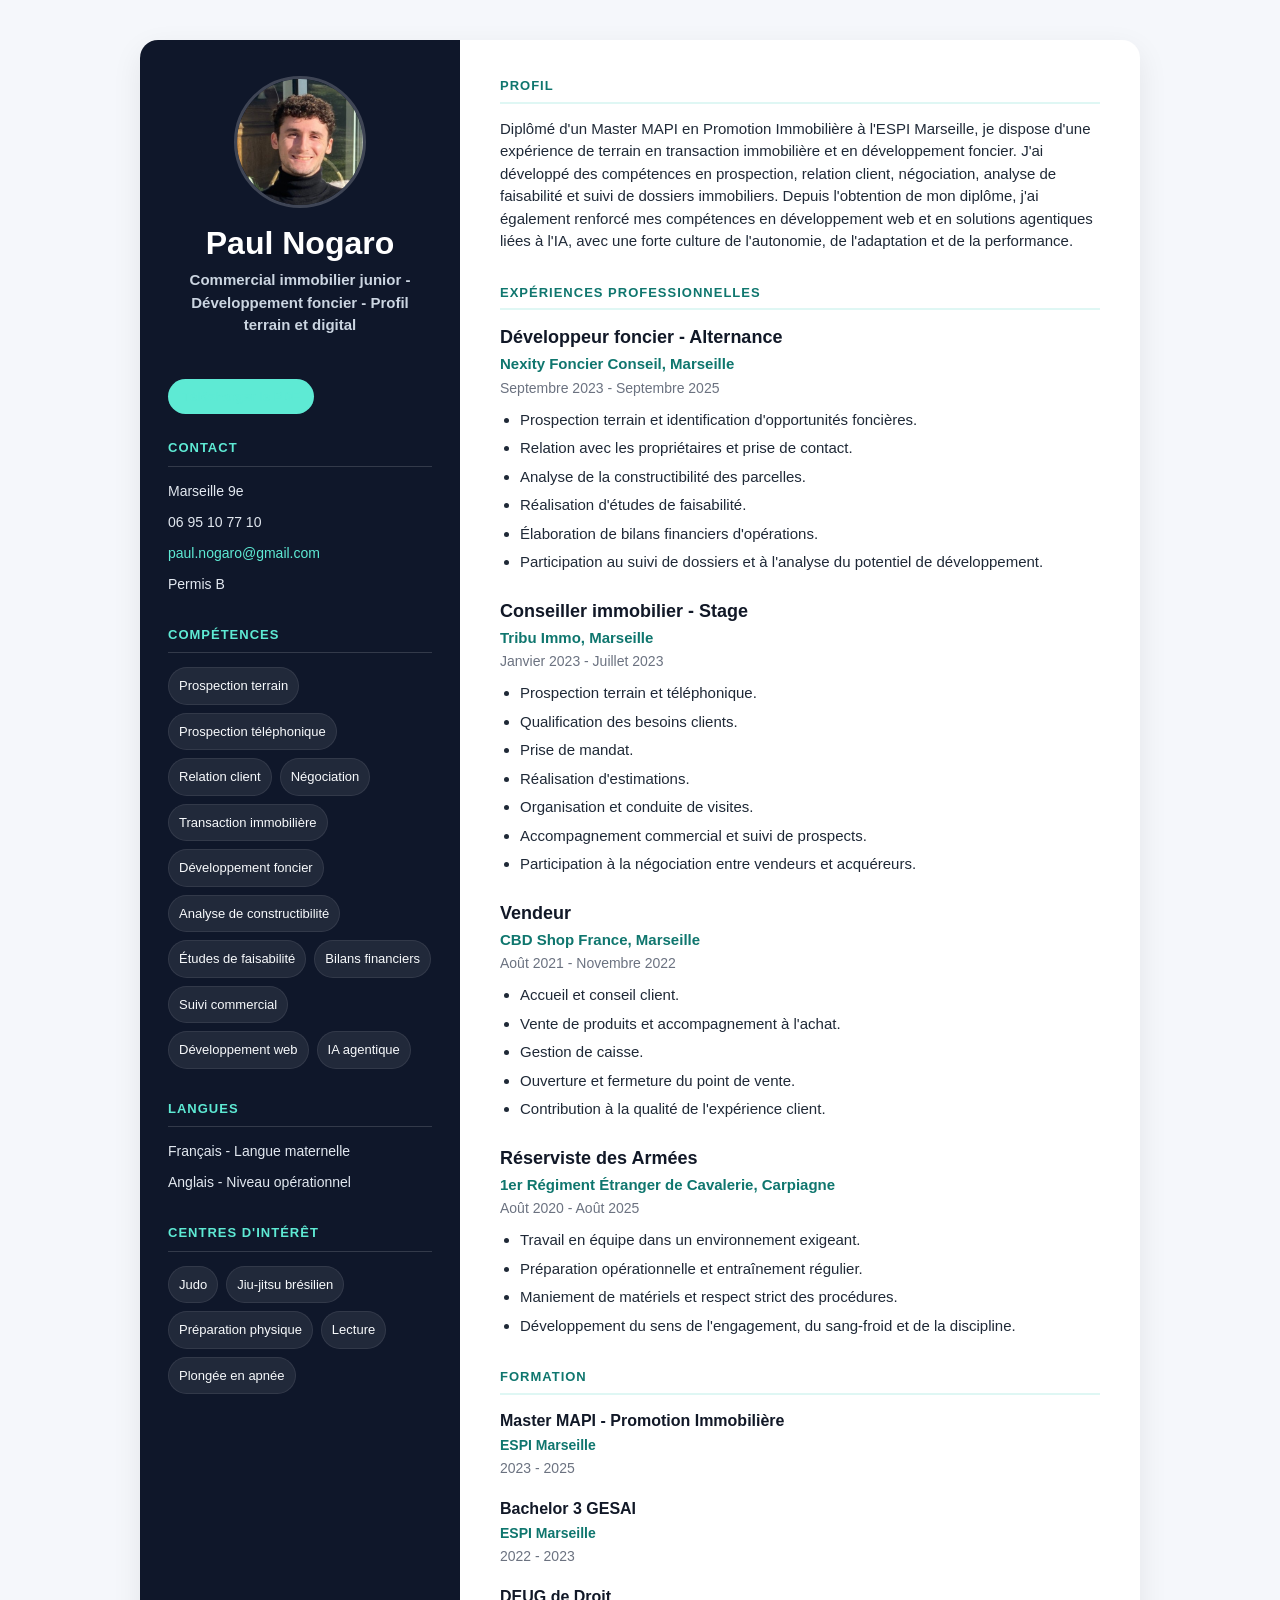
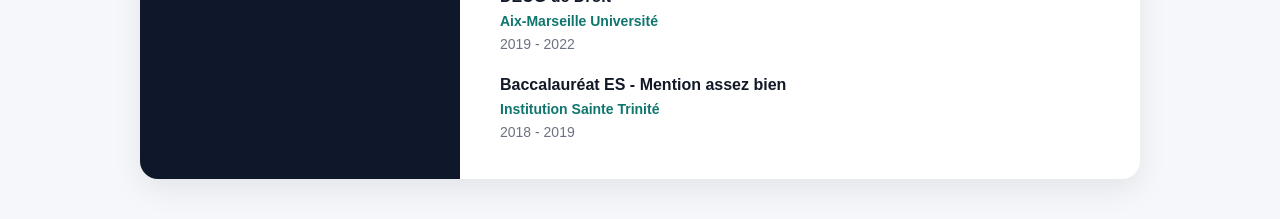
<file: index.html>
<!DOCTYPE html>
<html lang="fr">
<head>
  <meta charset="UTF-8" />
  <meta name="viewport" content="width=device-width, initial-scale=1.0" />
  <meta name="description" content="CV de Paul Nogaro — Commercial immobilier junior, développement foncier, profil terrain et digital." />
  <meta name="author" content="Paul Nogaro" />
  <title>CV - Paul Nogaro</title>
  <link rel="stylesheet" href="styles.css" />
</head>
<body>
  <div class="container">
    <aside class="sidebar">
      <header class="profile-header">
        <img class="profile-photo" src="ressources/photocv.jpeg" alt="Photo de Paul Nogaro" width="132" height="132" />
        <h1>Paul Nogaro</h1>
        <div class="subtitle">Commercial immobilier junior - Développement foncier - Profil terrain et digital</div>
        <a class="pdf-link" href="CV_Paul_Nogaro.pdf" target="_blank" rel="noopener">Télécharger le PDF</a>
      </header>

      <div class="section">
        <div class="section-title">Contact</div>
        <div class="contact-item">Marseille 9e</div>
        <div class="contact-item">06 95 10 77 10</div>
        <div class="contact-item"><a href="mailto:paul.nogaro@gmail.com">paul.nogaro@gmail.com</a></div>
        <div class="contact-item">Permis B</div>
      </div>

      <div class="section">
        <div class="section-title">Compétences</div>
        <div class="skills-list">
          <span class="tag">Prospection terrain</span>
          <span class="tag">Prospection téléphonique</span>
          <span class="tag">Relation client</span>
          <span class="tag">Négociation</span>
          <span class="tag">Transaction immobilière</span>
          <span class="tag">Développement foncier</span>
          <span class="tag">Analyse de constructibilité</span>
          <span class="tag">Études de faisabilité</span>
          <span class="tag">Bilans financiers</span>
          <span class="tag">Suivi commercial</span>
          <span class="tag">Développement web</span>
          <span class="tag">IA agentique</span>
        </div>
      </div>

      <div class="section">
        <div class="section-title">Langues</div>
        <div class="info-item">Français - Langue maternelle</div>
        <div class="info-item">Anglais - Niveau opérationnel</div>
      </div>

      <div class="section">
        <div class="section-title">Centres d'intérêt</div>
        <div class="interests-list">
          <span class="tag">Judo</span>
          <span class="tag">Jiu-jitsu brésilien</span>
          <span class="tag">Préparation physique</span>
          <span class="tag">Lecture</span>
          <span class="tag">Plongée en apnée</span>
        </div>
      </div>
    </aside>

    <main class="main">
      <div class="section">
        <div class="section-title">Profil</div>
        <p class="profile-text">
          Diplômé d'un Master MAPI en Promotion Immobilière à l'ESPI Marseille, je dispose d'une expérience de terrain en transaction immobilière et en développement foncier. J'ai développé des compétences en prospection, relation client, négociation, analyse de faisabilité et suivi de dossiers immobiliers. Depuis l'obtention de mon diplôme, j'ai également renforcé mes compétences en développement web et en solutions agentiques liées à l'IA, avec une forte culture de l'autonomie, de l'adaptation et de la performance.
        </p>
      </div>

      <div class="section">
        <div class="section-title">Expériences professionnelles</div>

        <div class="job">
          <div class="job-header">
            <div class="job-title">Développeur foncier - Alternance</div>
            <div class="job-company">Nexity Foncier Conseil, Marseille</div>
            <div class="job-date">Septembre 2023 - Septembre 2025</div>
          </div>
          <ul>
            <li>Prospection terrain et identification d'opportunités foncières.</li>
            <li>Relation avec les propriétaires et prise de contact.</li>
            <li>Analyse de la constructibilité des parcelles.</li>
            <li>Réalisation d'études de faisabilité.</li>
            <li>Élaboration de bilans financiers d'opérations.</li>
            <li>Participation au suivi de dossiers et à l'analyse du potentiel de développement.</li>
          </ul>
        </div>

        <div class="job">
          <div class="job-header">
            <div class="job-title">Conseiller immobilier - Stage</div>
            <div class="job-company">Tribu Immo, Marseille</div>
            <div class="job-date">Janvier 2023 - Juillet 2023</div>
          </div>
          <ul>
            <li>Prospection terrain et téléphonique.</li>
            <li>Qualification des besoins clients.</li>
            <li>Prise de mandat.</li>
            <li>Réalisation d'estimations.</li>
            <li>Organisation et conduite de visites.</li>
            <li>Accompagnement commercial et suivi de prospects.</li>
            <li>Participation à la négociation entre vendeurs et acquéreurs.</li>
          </ul>
        </div>

        <div class="job">
          <div class="job-header">
            <div class="job-title">Vendeur</div>
            <div class="job-company">CBD Shop France, Marseille</div>
            <div class="job-date">Août 2021 - Novembre 2022</div>
          </div>
          <ul>
            <li>Accueil et conseil client.</li>
            <li>Vente de produits et accompagnement à l'achat.</li>
            <li>Gestion de caisse.</li>
            <li>Ouverture et fermeture du point de vente.</li>
            <li>Contribution à la qualité de l'expérience client.</li>
          </ul>
        </div>

        <div class="job">
          <div class="job-header">
            <div class="job-title">Réserviste des Armées</div>
            <div class="job-company">1er Régiment Étranger de Cavalerie, Carpiagne</div>
            <div class="job-date">Août 2020 - Août 2025</div>
          </div>
          <ul>
            <li>Travail en équipe dans un environnement exigeant.</li>
            <li>Préparation opérationnelle et entraînement régulier.</li>
            <li>Maniement de matériels et respect strict des procédures.</li>
            <li>Développement du sens de l'engagement, du sang-froid et de la discipline.</li>
          </ul>
        </div>
      </div>

      <div class="section">
        <div class="section-title">Formation</div>

        <div class="education-item">
          <div class="education-title">Master MAPI - Promotion Immobilière</div>
          <div class="education-school">ESPI Marseille</div>
          <div class="education-date">2023 - 2025</div>
        </div>

        <div class="education-item">
          <div class="education-title">Bachelor 3 GESAI</div>
          <div class="education-school">ESPI Marseille</div>
          <div class="education-date">2022 - 2023</div>
        </div>

        <div class="education-item">
          <div class="education-title">DEUG de Droit</div>
          <div class="education-school">Aix-Marseille Université</div>
          <div class="education-date">2019 - 2022</div>
        </div>

        <div class="education-item">
          <div class="education-title">Baccalauréat ES - Mention assez bien</div>
          <div class="education-school">Institution Sainte Trinité</div>
          <div class="education-date">2018 - 2019</div>
        </div>
      </div>
    </main>
  </div>
</body>
</html>
</file>
<file: styles.css>
:root {
  --bg: #f5f7fb;
  --card: #ffffff;
  --text: #1f2937;
  --muted: #6b7280;
  --accent: #0f766e;
  --accent-light: #dff7f4;
  --border: #e5e7eb;
  --title: #111827;
}

* {
  box-sizing: border-box;
}

@media screen {
  body {
    margin: 0;
    font-family: Arial, Helvetica, sans-serif;
    background: var(--bg);
    color: var(--text);
    line-height: 1.5;
  }

  .container {
    max-width: 1000px;
    margin: 40px auto;
    background: var(--card);
    box-shadow: 0 10px 30px rgba(0, 0, 0, 0.08);
    display: grid;
    grid-template-columns: 320px 1fr;
    overflow: hidden;
    border-radius: 18px;
  }

  .sidebar {
    background: #0f172a;
    color: #f8fafc;
    padding: 36px 28px;
  }

  .profile-header {
    margin-bottom: 24px;
  }

  .pdf-link {
    display: inline-block;
    margin-top: 14px;
    padding: 8px 14px;
    border-radius: 999px;
    background: #5eead4;
    color: #0f172a;
    font-size: 13px;
    font-weight: bold;
    text-decoration: none;
    text-align: center;
  }

  .pdf-link:hover {
    background: #99f6e4;
  }

  .sidebar a {
    color: #5eead4;
    text-decoration: none;
  }

  .sidebar a:hover {
    text-decoration: underline;
  }

  .profile-photo {
    width: 132px;
    height: 132px;
    object-fit: cover;
    object-position: center 18%;
    border-radius: 50%;
    display: block;
    margin: 0 auto 18px;
    border: 3px solid rgba(255, 255, 255, 0.2);
  }

  .main {
    padding: 36px 40px;
  }

  h1 {
    margin: 0 0 8px 0;
    font-size: 32px;
    line-height: 1.1;
    color: white;
    text-align: center;
  }

  .subtitle {
    font-size: 15px;
    color: #cbd5e1;
    margin-bottom: 28px;
    font-weight: bold;
    text-align: center;
  }

  .section {
    margin-bottom: 30px;
  }

  .section:last-child {
    margin-bottom: 0;
  }

  .section-title {
    font-size: 13px;
    text-transform: uppercase;
    letter-spacing: 1px;
    margin-bottom: 14px;
    color: var(--accent);
    font-weight: bold;
    border-bottom: 2px solid var(--accent-light);
    padding-bottom: 6px;
  }

  .sidebar .section-title {
    color: #5eead4;
    border-bottom: 1px solid rgba(255, 255, 255, 0.15);
    padding-bottom: 8px;
  }

  .contact-item,
  .info-item {
    margin-bottom: 10px;
    font-size: 14px;
    color: #e2e8f0;
  }

  .profile-text,
  .main p {
    font-size: 15px;
    color: var(--text);
    margin: 0;
  }

  .job {
    margin-bottom: 24px;
  }

  .job:last-child {
    margin-bottom: 0;
  }

  .job-header {
    margin-bottom: 8px;
  }

  .job-title {
    font-size: 18px;
    font-weight: bold;
    color: var(--title);
    margin: 0;
  }

  .job-company {
    font-size: 15px;
    color: var(--accent);
    font-weight: bold;
    margin-top: 2px;
  }

  .job-date {
    font-size: 14px;
    color: var(--muted);
    margin-top: 2px;
  }

  ul {
    margin: 10px 0 0 20px;
    padding: 0;
  }

  li {
    margin-bottom: 6px;
    font-size: 15px;
  }

  .skills-list,
  .interests-list,
  .languages-list {
    display: flex;
    flex-wrap: wrap;
    gap: 8px;
  }

  .tag {
    background: rgba(255, 255, 255, 0.08);
    color: #f8fafc;
    border: 1px solid rgba(255, 255, 255, 0.08);
    padding: 8px 10px;
    border-radius: 999px;
    font-size: 13px;
  }

  .main .tag {
    background: var(--accent-light);
    color: var(--accent);
    border: none;
  }

  .education-item {
    margin-bottom: 18px;
  }

  .education-item:last-child {
    margin-bottom: 0;
  }

  .education-title {
    font-size: 16px;
    font-weight: bold;
    color: var(--title);
  }

  .education-school {
    color: var(--accent);
    font-weight: bold;
    font-size: 14px;
    margin-top: 2px;
  }

  .education-date {
    color: var(--muted);
    font-size: 14px;
    margin-top: 2px;
  }

  @media (max-width: 820px) {
    .container {
      grid-template-columns: 1fr;
      margin: 0;
      border-radius: 0;
    }

    .main,
    .sidebar {
      padding: 28px 22px;
    }

    h1 {
      font-size: 28px;
    }
  }
}

@media print {
  @page {
    size: A4;
    margin: 0;
  }

  * {
    -webkit-print-color-adjust: exact;
    print-color-adjust: exact;
  }

  html,
  body {
    width: 210mm;
    margin: 0;
    padding: 0;
    background: white;
    color: var(--text);
    font-family: Arial, Helvetica, sans-serif;
    font-size: 9pt;
    line-height: 1.28;
  }

  .container {
    width: 210mm;
    min-height: 297mm;
    display: grid;
    grid-template-columns: 68mm 1fr;
    background: white;
    overflow: hidden;
  }

  .sidebar {
    background: #0f172a;
    color: #f8fafc;
    padding: 8mm 4.5mm 8mm 5.5mm;
  }

  .main {
    padding: 10mm 7mm 8mm 6mm;
  }

  .profile-header {
    margin-bottom: 3mm;
  }

  .pdf-link {
    display: inline-block;
    margin-top: 2mm;
    padding: 1mm 2.5mm;
    border-radius: 999px;
    background: #5eead4;
    color: #0f172a;
    font-size: 7pt;
    font-weight: bold;
    text-decoration: none;
    text-align: center;
  }

  .sidebar a {
    color: #5eead4;
    text-decoration: none;
  }

  .profile-photo {
    width: 24mm;
    height: 24mm;
    object-fit: cover;
    object-position: center 18%;
    border-radius: 50%;
    display: block;
    margin: 0 auto 2.5mm;
    border: 1px solid rgba(255, 255, 255, 0.25);
  }

  h1 {
    margin: 0 0 2mm 0;
    font-size: 18pt;
    line-height: 1.05;
    color: white;
    text-align: center;
  }

  .subtitle {
    font-size: 7.5pt;
    color: #cbd5e1;
    margin-bottom: 3mm;
    font-weight: bold;
    line-height: 1.25;
    text-align: center;
  }

  .section {
    margin-bottom: 3mm;
  }

  .section:last-child {
    margin-bottom: 0;
  }

  .section-title {
    font-size: 7.5pt;
    text-transform: uppercase;
    letter-spacing: 0.6px;
    margin-bottom: 2.5mm;
    color: var(--accent);
    font-weight: bold;
    border-bottom: 1px solid var(--accent-light);
    padding-bottom: 1mm;
  }

  .sidebar .section-title {
    color: #5eead4;
    border-bottom: 1px solid rgba(255, 255, 255, 0.15);
  }

  .contact-item,
  .info-item {
    margin-bottom: 1.5mm;
    font-size: 8.5pt;
    color: #e2e8f0;
    line-height: 1.25;
  }

  .profile-text,
  .main p {
    font-size: 8.5pt;
    color: var(--text);
    margin: 0;
    text-align: justify;
    line-height: 1.25;
  }

  .job {
    margin-bottom: 2.5mm;
    break-inside: avoid;
    page-break-inside: avoid;
  }

  .job:last-child {
    margin-bottom: 0;
  }

  .job-header {
    margin-bottom: 1mm;
  }

  .job-title {
    font-size: 10pt;
    font-weight: bold;
    color: var(--title);
    margin: 0;
    line-height: 1.2;
  }

  .job-company {
    font-size: 8.5pt;
    color: var(--accent);
    font-weight: bold;
    margin-top: 0.5mm;
  }

  .job-date {
    font-size: 8pt;
    color: var(--muted);
    margin-top: 0.5mm;
  }

  ul {
    margin: 1mm 0 0 4mm;
    padding: 0;
  }

  li {
    margin-bottom: 0.4mm;
    font-size: 8pt;
    line-height: 1.2;
  }

  .skills-list,
  .interests-list {
    display: flex;
    flex-wrap: wrap;
    gap: 1.5mm;
  }

  .tag {
    background: rgba(255, 255, 255, 0.1);
    color: #f8fafc;
    border: 1px solid rgba(255, 255, 255, 0.12);
    padding: 1mm 2mm;
    border-radius: 999px;
    font-size: 7pt;
    line-height: 1.2;
  }

  .education-item {
    margin-bottom: 1.8mm;
    break-inside: avoid;
    page-break-inside: avoid;
  }

  .education-item:last-child {
    margin-bottom: 0;
  }

  .education-title {
    font-size: 9pt;
    font-weight: bold;
    color: var(--title);
    line-height: 1.2;
  }

  .education-school {
    color: var(--accent);
    font-weight: bold;
    font-size: 8pt;
    margin-top: 0.5mm;
  }

  .education-date {
    color: var(--muted);
    font-size: 8pt;
    margin-top: 0.5mm;
  }

  .main .section:first-child {
    break-inside: avoid;
    page-break-inside: avoid;
  }
}
</file>
